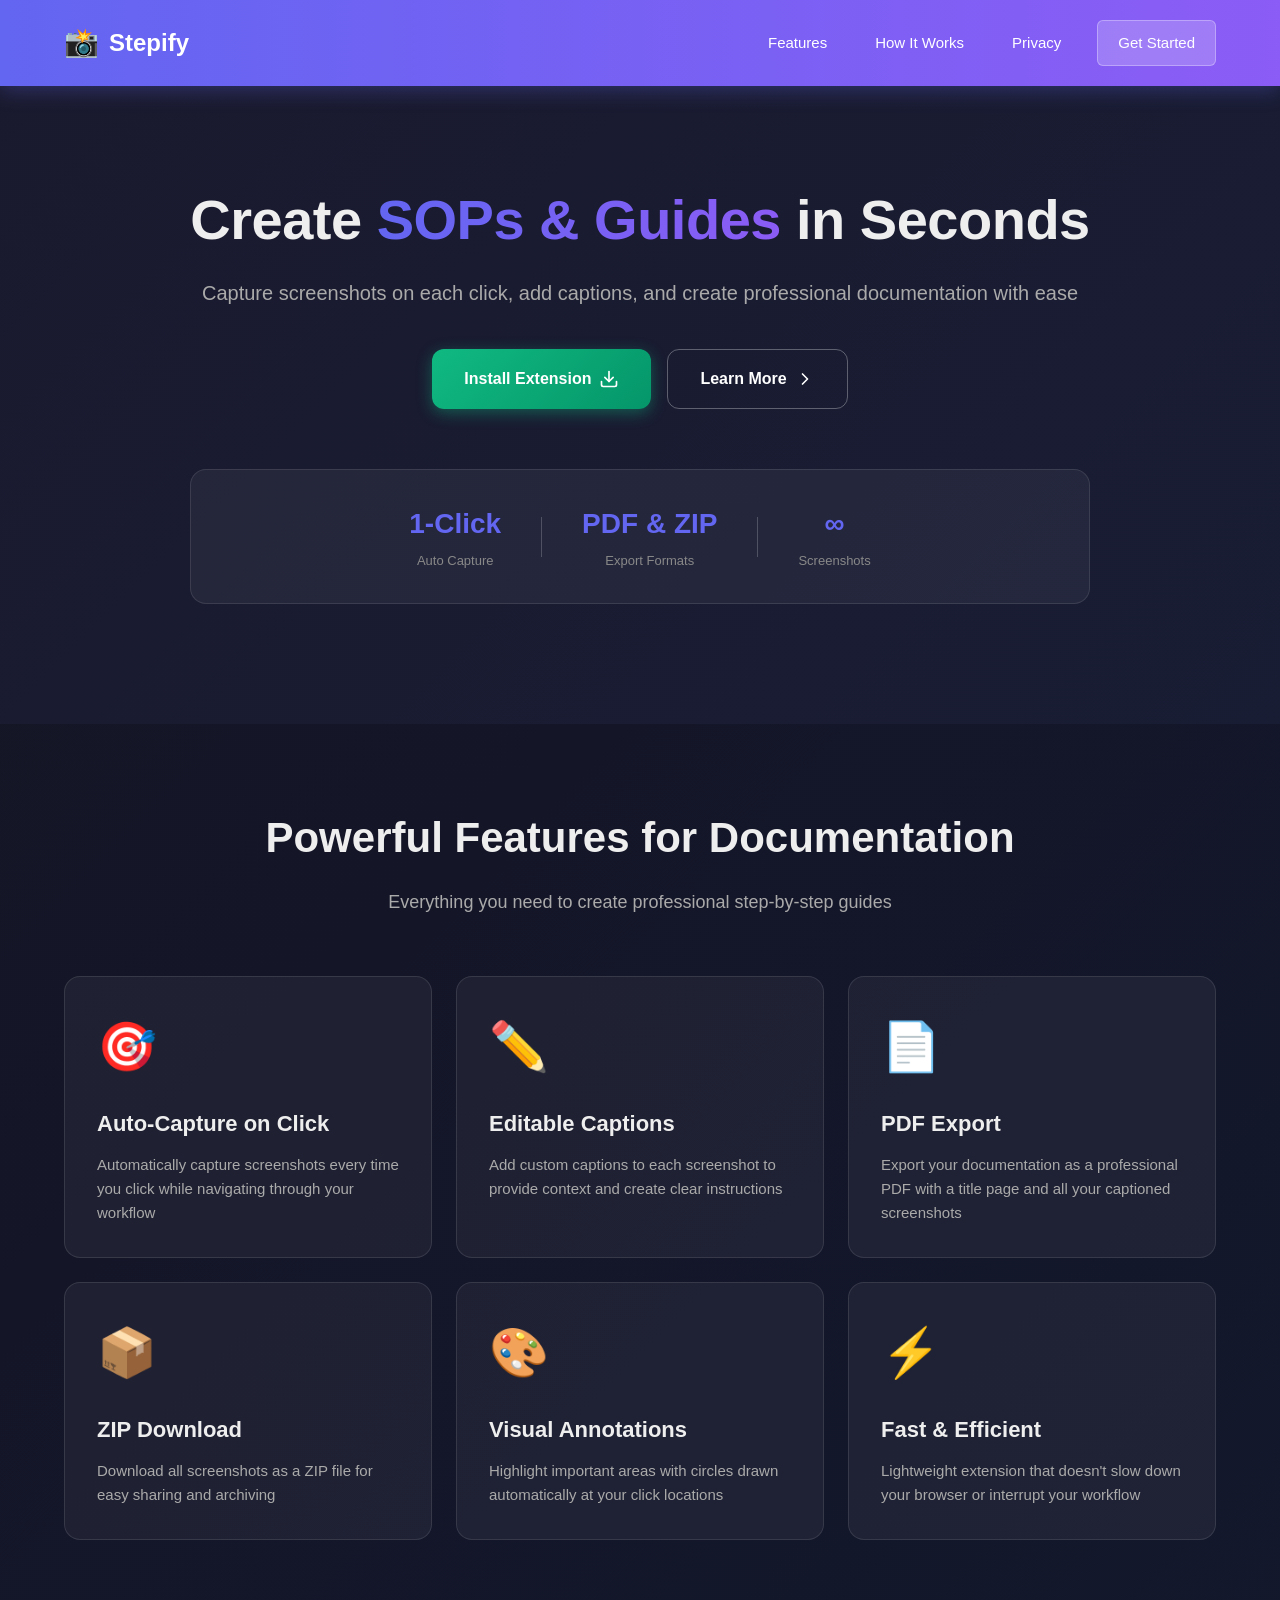
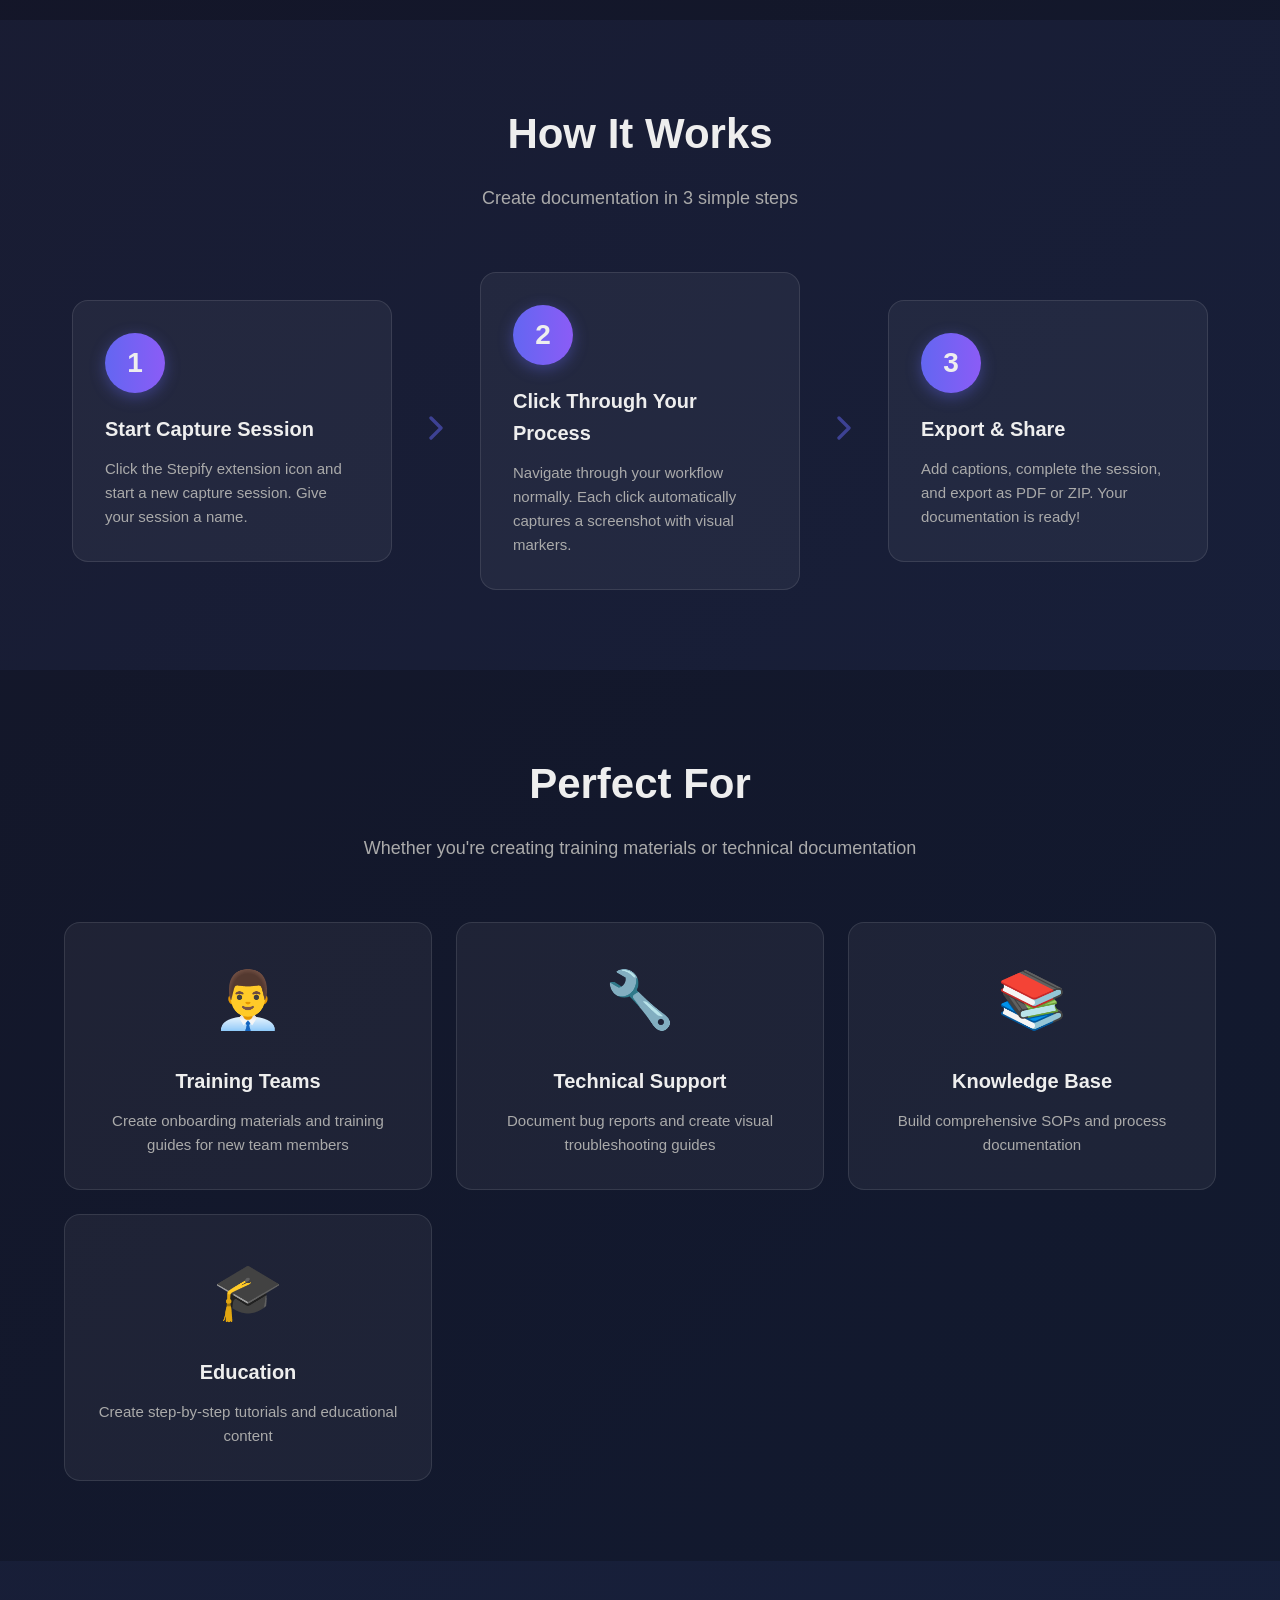
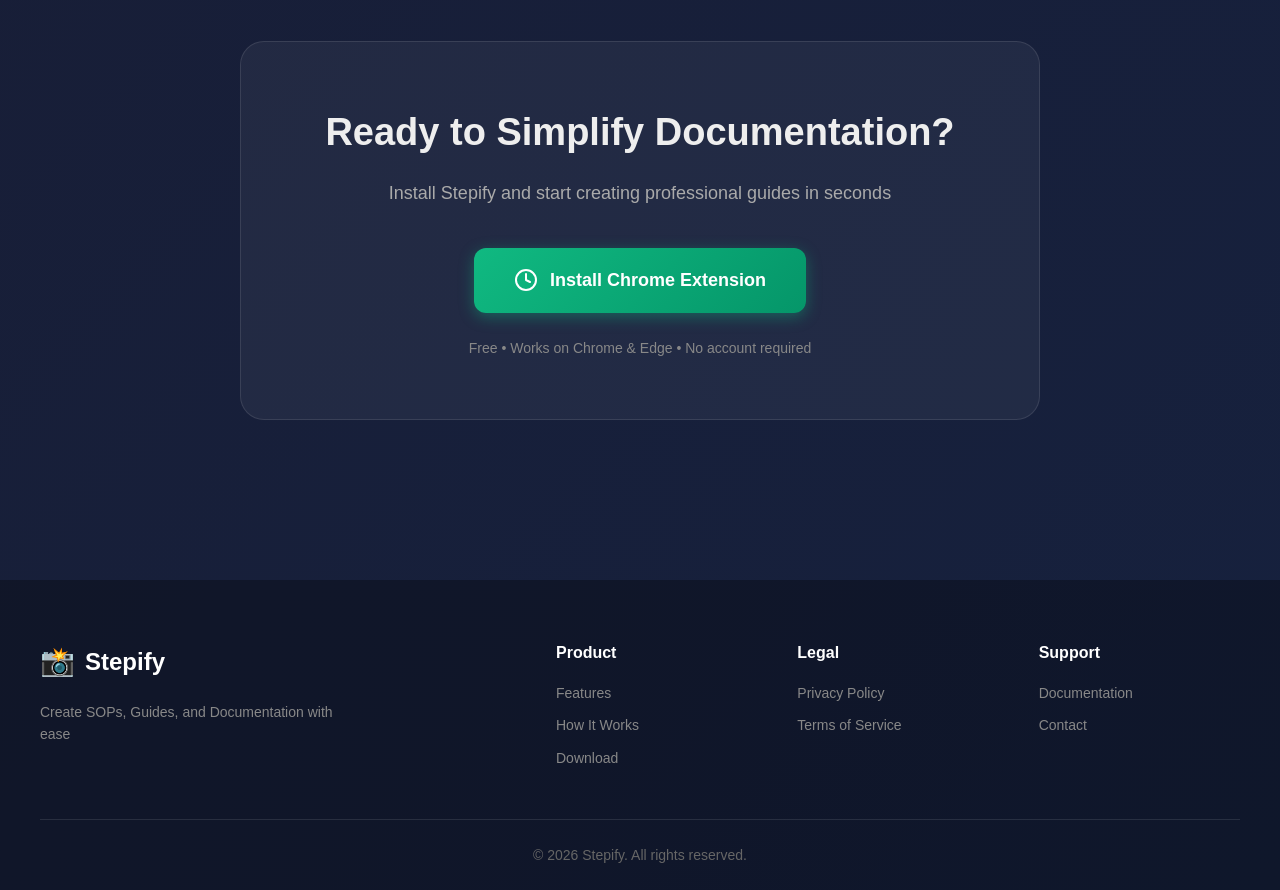
<file: index.html>
<!DOCTYPE html>
<html lang="en">

<head>
    <meta charset="UTF-8">
    <meta name="viewport" content="width=device-width, initial-scale=1.0">
    <title>Stepify - SOPs, Guides, and Documentation</title>
    <meta name="description"
        content="Capture screenshots on each click, add captions, and create SOPs, Guides, and Documentation with ease">
    <link rel="stylesheet" href="styles.css">
</head>

<body>
    <!-- Header -->
    <header class="header">
        <nav class="nav-container">
            <div class="logo">
                <span class="logo-icon">📸</span>
                <span class="logo-text">Stepify</span>
            </div>
            <div class="nav-links">
                <a href="#features">Features</a>
                <a href="#how-it-works">How It Works</a>
                <a href="privacy.html">Privacy</a>
                <a href="#download" class="btn-primary">Get Started</a>
            </div>
        </nav>
    </header>

    <!-- Hero Section -->
    <section class="hero">
        <div class="hero-content">
            <h1 class="hero-title">Create <span class="gradient-text">SOPs & Guides</span> in Seconds</h1>
            <p class="hero-subtitle">Capture screenshots on each click, add captions, and create professional
                documentation with ease</p>
            <div class="hero-buttons">
                <a href="https://chromewebstore.google.com/detail/pdahkmnifnogdpahdghccagaildcllbe" class="btn-hero">
                    <span>Install Extension</span>
                    <svg xmlns="http://www.w3.org/2000/svg" width="20" height="20" viewBox="0 0 24 24" fill="none"
                        stroke="currentColor" stroke-width="2" stroke-linecap="round" stroke-linejoin="round">
                        <path d="M21 15v4a2 2 0 0 1-2 2H5a2 2 0 0 1-2-2v-4"></path>
                        <polyline points="7 10 12 15 17 10"></polyline>
                        <line x1="12" y1="15" x2="12" y2="3"></line>
                    </svg>
                </a>
                <a href="#how-it-works" class="btn-secondary">
                    <span>Learn More</span>
                    <svg xmlns="http://www.w3.org/2000/svg" width="20" height="20" viewBox="0 0 24 24" fill="none"
                        stroke="currentColor" stroke-width="2" stroke-linecap="round" stroke-linejoin="round">
                        <polyline points="9 18 15 12 9 6"></polyline>
                    </svg>
                </a>
            </div>
            <div class="hero-stats">
                <div class="stat-item">
                    <div class="stat-number">1-Click</div>
                    <div class="stat-label">Auto Capture</div>
                </div>
                <div class="stat-divider"></div>
                <div class="stat-item">
                    <div class="stat-number">PDF & ZIP</div>
                    <div class="stat-label">Export Formats</div>
                </div>
                <div class="stat-divider"></div>
                <div class="stat-item">
                    <div class="stat-number">∞</div>
                    <div class="stat-label">Screenshots</div>
                </div>
            </div>
        </div>
    </section>

    <!-- Features Section -->
    <section id="features" class="features">
        <div class="section-container">
            <h2 class="section-title">Powerful Features for Documentation</h2>
            <p class="section-subtitle">Everything you need to create professional step-by-step guides</p>

            <div class="features-grid">
                <div class="feature-card">
                    <div class="feature-icon">🎯</div>
                    <h3>Auto-Capture on Click</h3>
                    <p>Automatically capture screenshots every time you click while navigating through your workflow</p>
                </div>

                <div class="feature-card">
                    <div class="feature-icon">✏️</div>
                    <h3>Editable Captions</h3>
                    <p>Add custom captions to each screenshot to provide context and create clear instructions</p>
                </div>

                <div class="feature-card">
                    <div class="feature-icon">📄</div>
                    <h3>PDF Export</h3>
                    <p>Export your documentation as a professional PDF with a title page and all your captioned
                        screenshots</p>
                </div>

                <div class="feature-card">
                    <div class="feature-icon">📦</div>
                    <h3>ZIP Download</h3>
                    <p>Download all screenshots as a ZIP file for easy sharing and archiving</p>
                </div>

                <div class="feature-card">
                    <div class="feature-icon">🎨</div>
                    <h3>Visual Annotations</h3>
                    <p>Highlight important areas with circles drawn automatically at your click locations</p>
                </div>

                <div class="feature-card">
                    <div class="feature-icon">⚡</div>
                    <h3>Fast & Efficient</h3>
                    <p>Lightweight extension that doesn't slow down your browser or interrupt your workflow</p>
                </div>
            </div>
        </div>
    </section>

    <!-- How It Works Section -->
    <section id="how-it-works" class="how-it-works">
        <div class="section-container">
            <h2 class="section-title">How It Works</h2>
            <p class="section-subtitle">Create documentation in 3 simple steps</p>

            <div class="steps-container">
                <div class="step-card">
                    <div class="step-number">1</div>
                    <div class="step-content">
                        <h3>Start Capture Session</h3>
                        <p>Click the Stepify extension icon and start a new capture session. Give your session a name.
                        </p>
                    </div>
                </div>

                <div class="step-arrow">
                    <svg xmlns="http://www.w3.org/2000/svg" width="40" height="40" viewBox="0 0 24 24" fill="none"
                        stroke="currentColor" stroke-width="2" stroke-linecap="round" stroke-linejoin="round">
                        <polyline points="9 18 15 12 9 6"></polyline>
                    </svg>
                </div>

                <div class="step-card">
                    <div class="step-number">2</div>
                    <div class="step-content">
                        <h3>Click Through Your Process</h3>
                        <p>Navigate through your workflow normally. Each click automatically captures a screenshot with
                            visual markers.</p>
                    </div>
                </div>

                <div class="step-arrow">
                    <svg xmlns="http://www.w3.org/2000/svg" width="40" height="40" viewBox="0 0 24 24" fill="none"
                        stroke="currentColor" stroke-width="2" stroke-linecap="round" stroke-linejoin="round">
                        <polyline points="9 18 15 12 9 6"></polyline>
                    </svg>
                </div>

                <div class="step-card">
                    <div class="step-number">3</div>
                    <div class="step-content">
                        <h3>Export & Share</h3>
                        <p>Add captions, complete the session, and export as PDF or ZIP. Your documentation is ready!
                        </p>
                    </div>
                </div>
            </div>
        </div>
    </section>

    <!-- Use Cases Section -->
    <section class="use-cases">
        <div class="section-container">
            <h2 class="section-title">Perfect For</h2>
            <p class="section-subtitle">Whether you're creating training materials or technical documentation</p>

            <div class="use-cases-grid">
                <div class="use-case-card">
                    <div class="use-case-icon">👨‍💼</div>
                    <h3>Training Teams</h3>
                    <p>Create onboarding materials and training guides for new team members</p>
                </div>

                <div class="use-case-card">
                    <div class="use-case-icon">🔧</div>
                    <h3>Technical Support</h3>
                    <p>Document bug reports and create visual troubleshooting guides</p>
                </div>

                <div class="use-case-card">
                    <div class="use-case-icon">📚</div>
                    <h3>Knowledge Base</h3>
                    <p>Build comprehensive SOPs and process documentation</p>
                </div>

                <div class="use-case-card">
                    <div class="use-case-icon">🎓</div>
                    <h3>Education</h3>
                    <p>Create step-by-step tutorials and educational content</p>
                </div>
            </div>
        </div>
    </section>

    <!-- Download Section -->
    <section id="download" class="download">
        <div class="download-container">
            <h2 class="download-title">Ready to Simplify Documentation?</h2>
            <p class="download-subtitle">Install Stepify and start creating professional guides in seconds</p>
            <a href="https://chromewebstore.google.com/detail/pdahkmnifnogdpahdghccagaildcllbe" class="btn-download">
                <svg xmlns="http://www.w3.org/2000/svg" width="24" height="24" viewBox="0 0 24 24" fill="none"
                    stroke="currentColor" stroke-width="2" stroke-linecap="round" stroke-linejoin="round">
                    <circle cx="12" cy="12" r="10"></circle>
                    <path d="M12 6v6l4 2"></path>
                </svg>
                <span>Install Chrome Extension</span>
            </a>
            <p class="download-note">Free • Works on Chrome & Edge • No account required</p>
        </div>
    </section>

    <!-- Footer -->
    <footer class="footer">
        <div class="footer-container">
            <div class="footer-brand">
                <div class="logo">
                    <span class="logo-icon">📸</span>
                    <span class="logo-text">Stepify</span>
                </div>
                <p class="footer-description">Create SOPs, Guides, and Documentation with ease</p>
            </div>
            <div class="footer-links">
                <div class="footer-column">
                    <h4>Product</h4>
                    <a href="#features">Features</a>
                    <a href="#how-it-works">How It Works</a>
                    <a href="#download">Download</a>
                </div>
                <div class="footer-column">
                    <h4>Legal</h4>
                    <a href="privacy.html">Privacy Policy</a>
                    <a href="#">Terms of Service</a>
                </div>
                <div class="footer-column">
                    <h4>Support</h4>
                    <a href="#">Documentation</a>
                    <a href="#">Contact</a>
                </div>
            </div>
        </div>
        <div class="footer-bottom">
            <p>&copy; 2026 Stepify. All rights reserved.</p>
        </div>
    </footer>
</body>

</html>
</file>
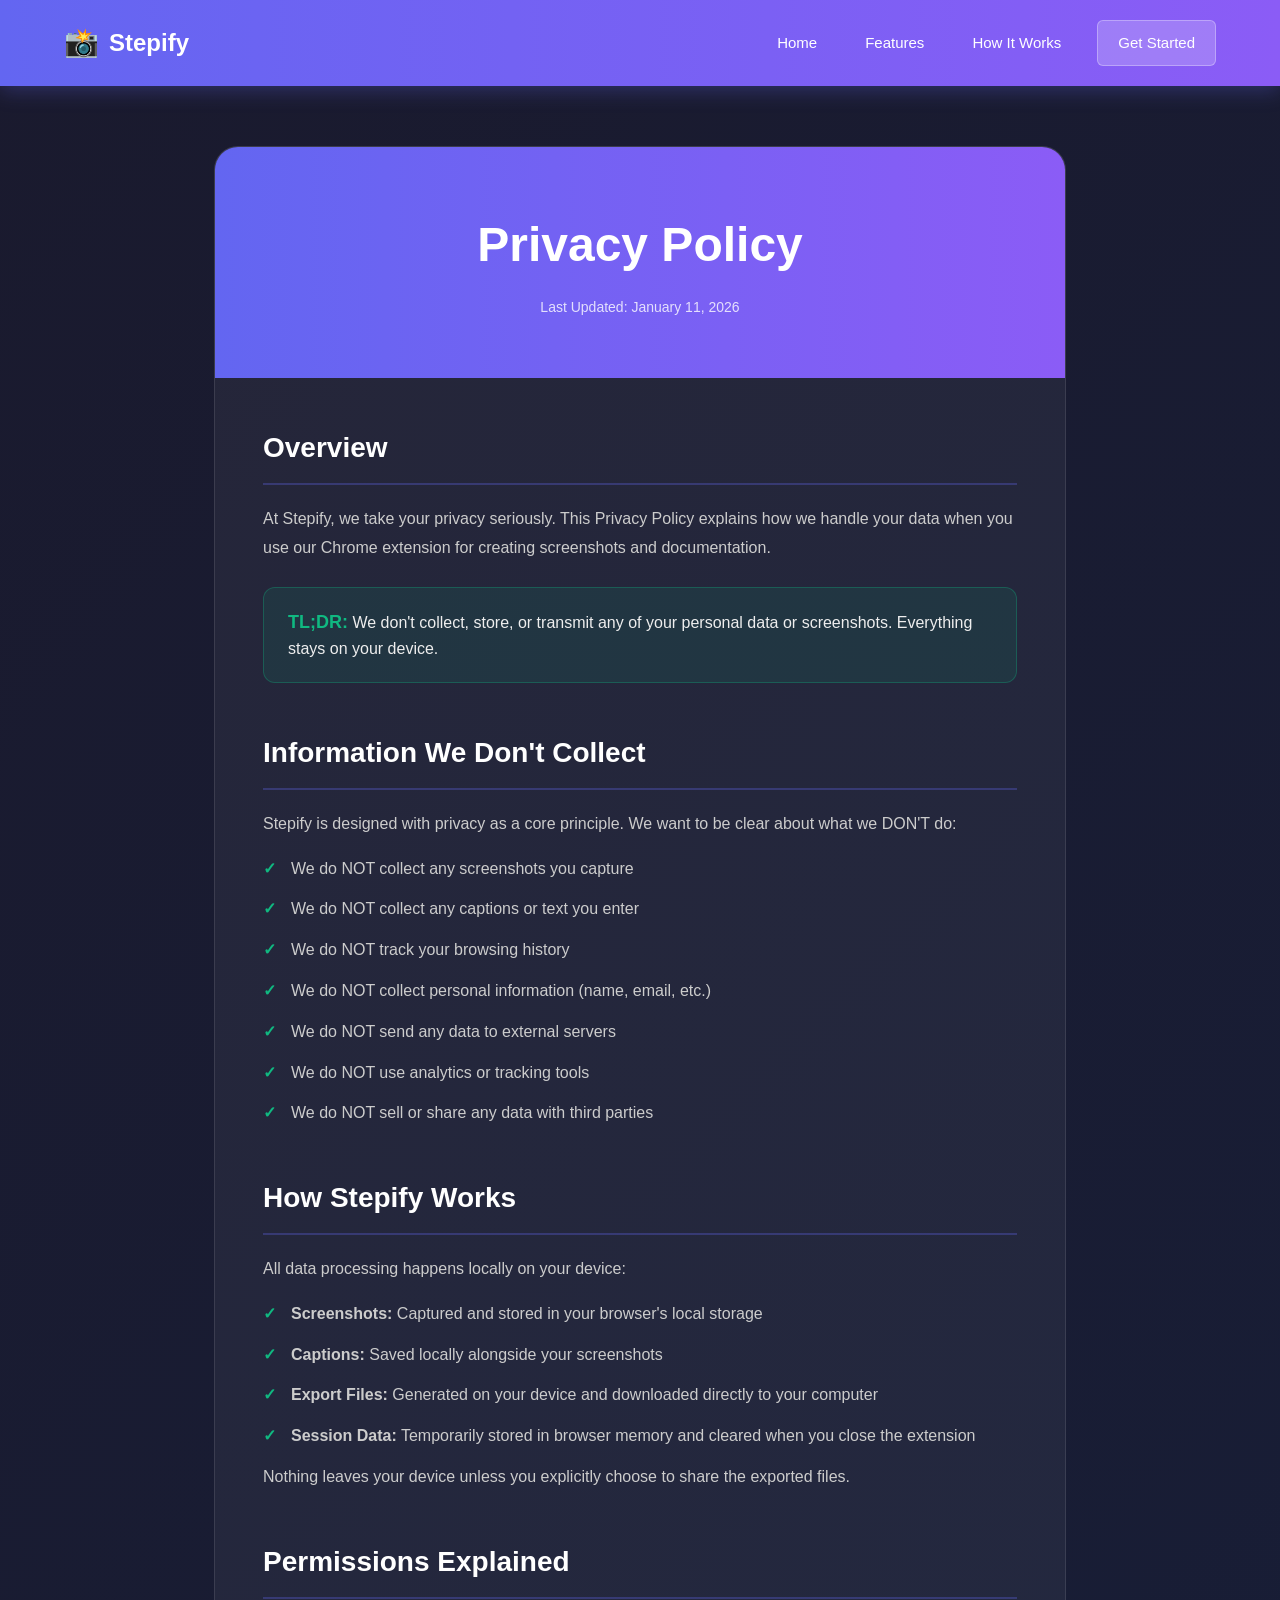
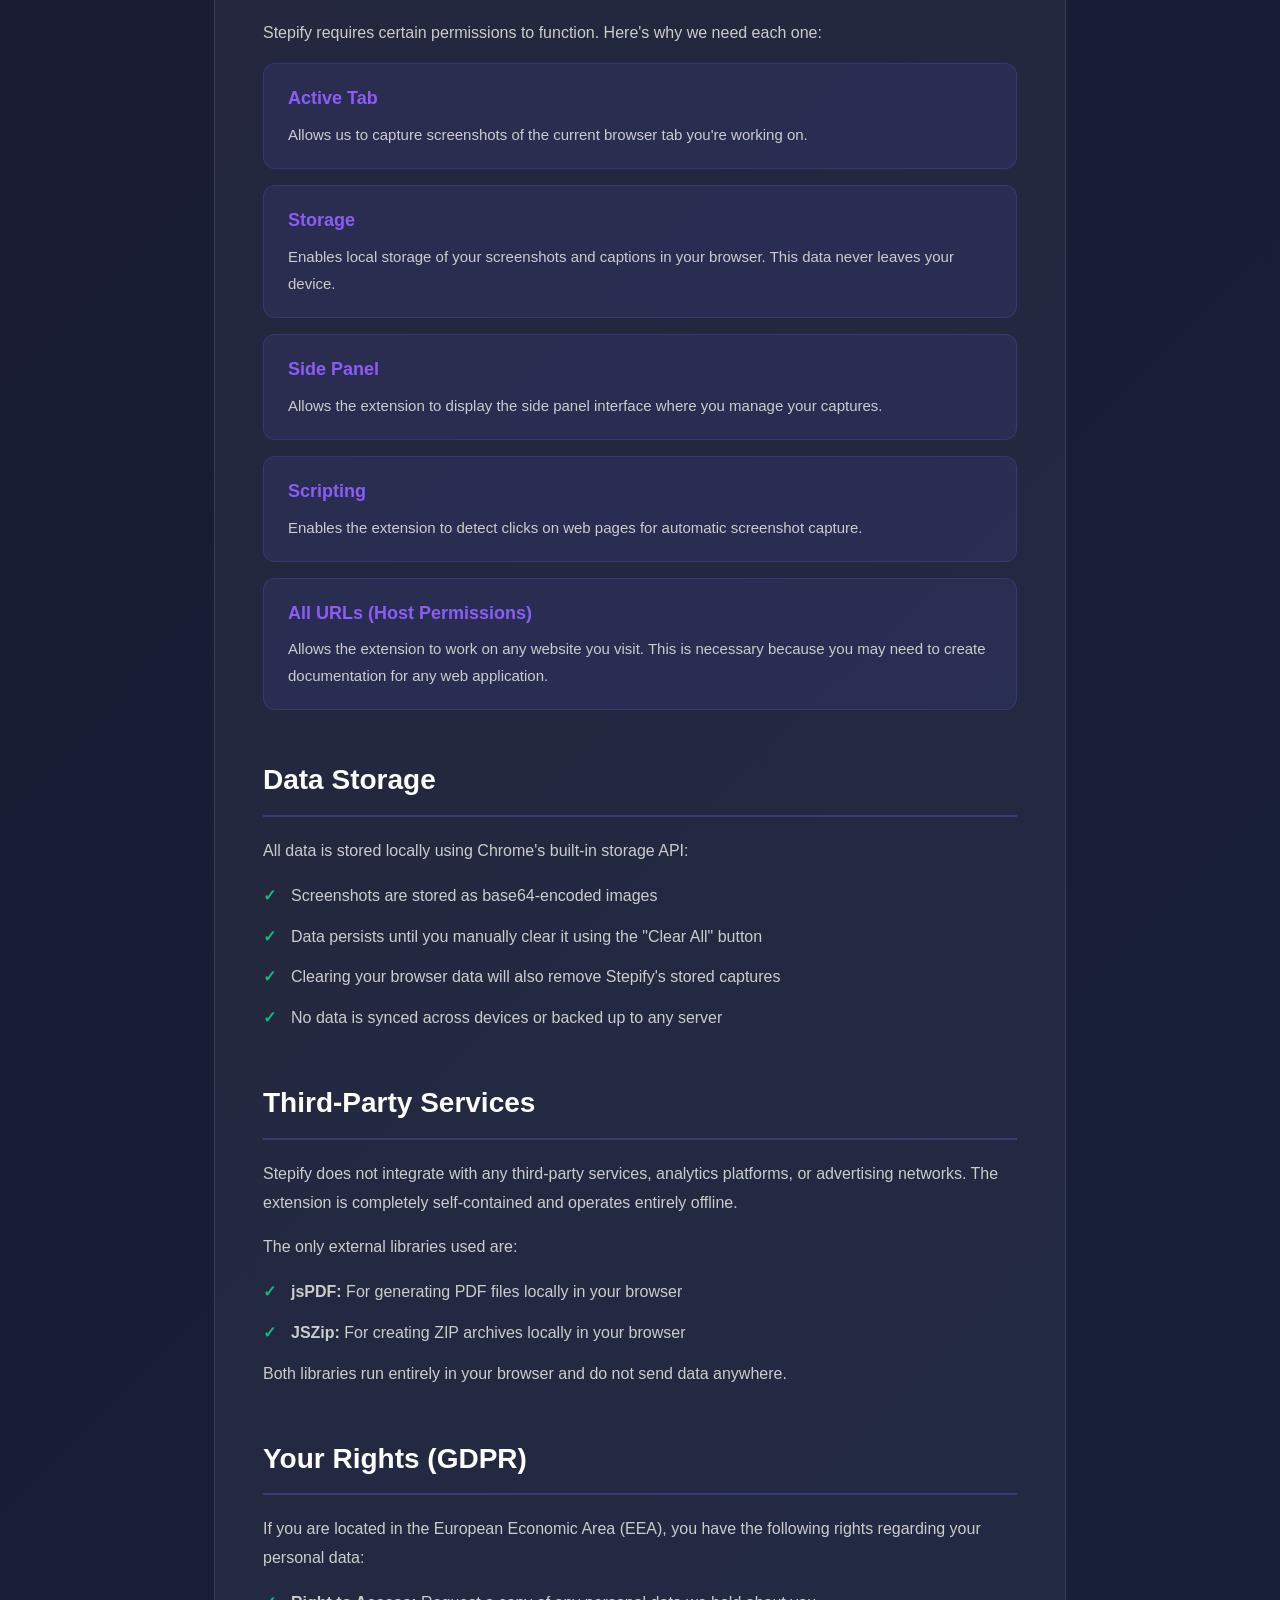
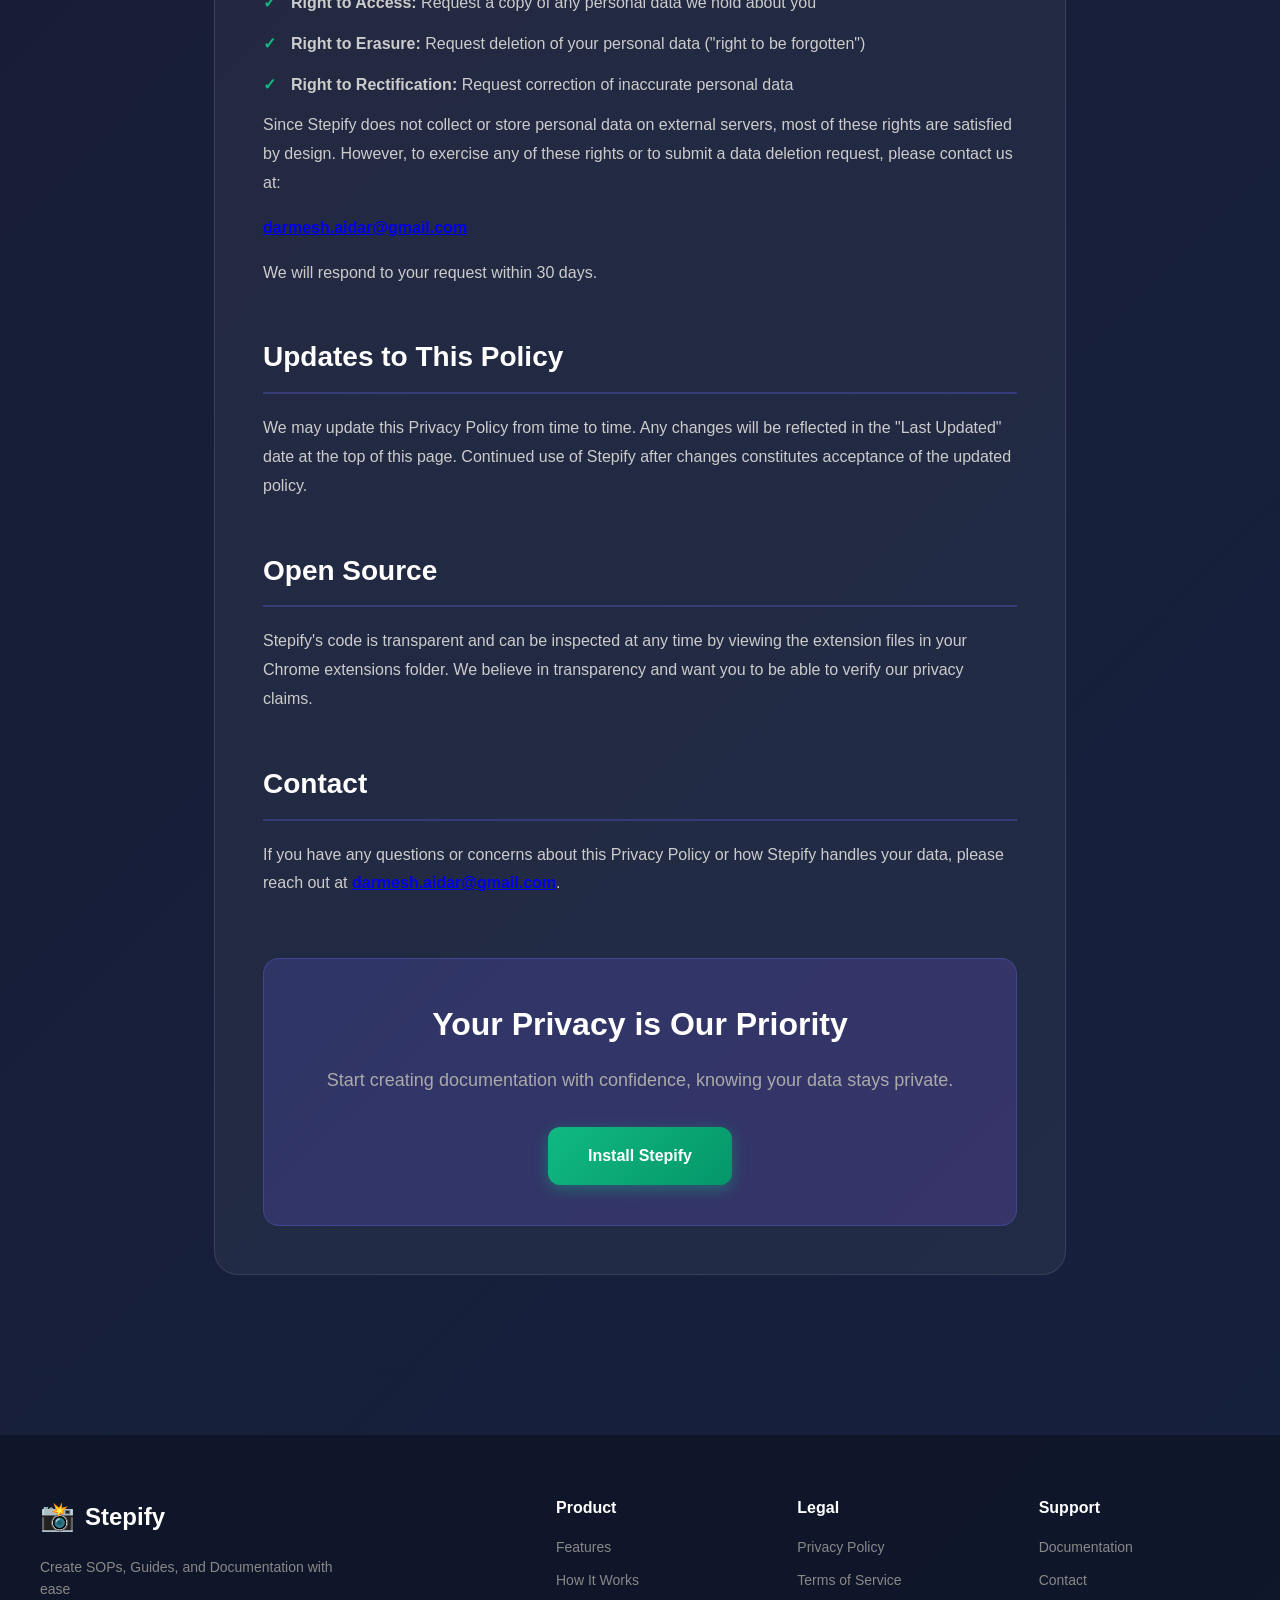
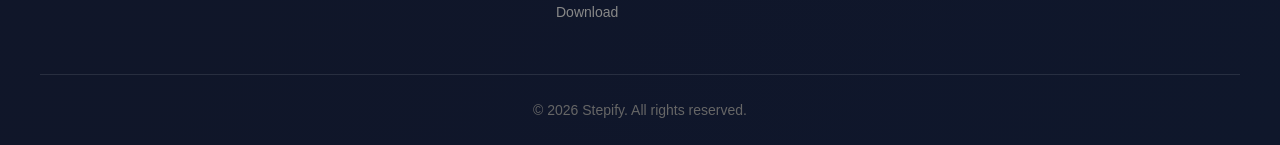
<file: privacy.html>
<!DOCTYPE html>
<html lang="en">

<head>
    <meta charset="UTF-8">
    <meta name="viewport" content="width=device-width, initial-scale=1.0">
    <title>Privacy Policy - Stepify</title>
    <meta name="description" content="Privacy Policy for Stepify - Learn how we handle your data">
    <link rel="stylesheet" href="styles.css">
    <link rel="stylesheet" href="privacy.css">
</head>

<body>
    <!-- Header -->
    <header class="header">
        <nav class="nav-container">
            <div class="logo">
                <span class="logo-icon">📸</span>
                <span class="logo-text">Stepify</span>
            </div>
            <div class="nav-links">
                <a href="index.html">Home</a>
                <a href="index.html#features">Features</a>
                <a href="index.html#how-it-works">How It Works</a>
                <a href="index.html#download" class="btn-primary">Get Started</a>
            </div>
        </nav>
    </header>

    <!-- Privacy Policy Content -->
    <main class="privacy-content">
        <div class="privacy-container">
            <div class="privacy-header">
                <h1>Privacy Policy</h1>
                <p class="last-updated">Last Updated: January 11, 2026</p>
            </div>

            <div class="privacy-body">
                <section class="privacy-section">
                    <h2>Overview</h2>
                    <p>At Stepify, we take your privacy seriously. This Privacy Policy explains how we handle your data
                        when you use our Chrome extension for creating screenshots and documentation.</p>
                    <div class="highlight-box">
                        <strong>TL;DR:</strong> We don't collect, store, or transmit any of your personal data or
                        screenshots. Everything stays on your device.
                    </div>
                </section>

                <section class="privacy-section">
                    <h2>Information We Don't Collect</h2>
                    <p>Stepify is designed with privacy as a core principle. We want to be clear about what we DON'T do:
                    </p>
                    <ul>
                        <li>We do NOT collect any screenshots you capture</li>
                        <li>We do NOT collect any captions or text you enter</li>
                        <li>We do NOT track your browsing history</li>
                        <li>We do NOT collect personal information (name, email, etc.)</li>
                        <li>We do NOT send any data to external servers</li>
                        <li>We do NOT use analytics or tracking tools</li>
                        <li>We do NOT sell or share any data with third parties</li>
                    </ul>
                </section>

                <section class="privacy-section">
                    <h2>How Stepify Works</h2>
                    <p>All data processing happens locally on your device:</p>
                    <ul>
                        <li><strong>Screenshots:</strong> Captured and stored in your browser's local storage</li>
                        <li><strong>Captions:</strong> Saved locally alongside your screenshots</li>
                        <li><strong>Export Files:</strong> Generated on your device and downloaded directly to your
                            computer</li>
                        <li><strong>Session Data:</strong> Temporarily stored in browser memory and cleared when you
                            close the extension</li>
                    </ul>
                    <p>Nothing leaves your device unless you explicitly choose to share the exported files.</p>
                </section>

                <section class="privacy-section">
                    <h2>Permissions Explained</h2>
                    <p>Stepify requires certain permissions to function. Here's why we need each one:</p>

                    <div class="permission-item">
                        <h3>Active Tab</h3>
                        <p>Allows us to capture screenshots of the current browser tab you're working on.</p>
                    </div>

                    <div class="permission-item">
                        <h3>Storage</h3>
                        <p>Enables local storage of your screenshots and captions in your browser. This data never
                            leaves your device.</p>
                    </div>

                    <div class="permission-item">
                        <h3>Side Panel</h3>
                        <p>Allows the extension to display the side panel interface where you manage your captures.</p>
                    </div>

                    <div class="permission-item">
                        <h3>Scripting</h3>
                        <p>Enables the extension to detect clicks on web pages for automatic screenshot capture.</p>
                    </div>

                    <div class="permission-item">
                        <h3>All URLs (Host Permissions)</h3>
                        <p>Allows the extension to work on any website you visit. This is necessary because you may need
                            to create documentation for any web application.</p>
                    </div>
                </section>

                <section class="privacy-section">
                    <h2>Data Storage</h2>
                    <p>All data is stored locally using Chrome's built-in storage API:</p>
                    <ul>
                        <li>Screenshots are stored as base64-encoded images</li>
                        <li>Data persists until you manually clear it using the "Clear All" button</li>
                        <li>Clearing your browser data will also remove Stepify's stored captures</li>
                        <li>No data is synced across devices or backed up to any server</li>
                    </ul>
                </section>

                <section class="privacy-section">
                    <h2>Third-Party Services</h2>
                    <p>Stepify does not integrate with any third-party services, analytics platforms, or advertising
                        networks. The extension is completely self-contained and operates entirely offline.</p>
                    <p>The only external libraries used are:</p>
                    <ul>
                        <li><strong>jsPDF:</strong> For generating PDF files locally in your browser</li>
                        <li><strong>JSZip:</strong> For creating ZIP archives locally in your browser</li>
                    </ul>
                    <p>Both libraries run entirely in your browser and do not send data anywhere.</p>
                </section>

                <section class="privacy-section">
                    <h2>Your Rights (GDPR)</h2>
                    <p>If you are located in the European Economic Area (EEA), you have the following rights regarding your personal data:</p>
                    <ul>
                        <li><strong>Right to Access:</strong> Request a copy of any personal data we hold about you</li>
                        <li><strong>Right to Erasure:</strong> Request deletion of your personal data ("right to be forgotten")</li>
                        <li><strong>Right to Rectification:</strong> Request correction of inaccurate personal data</li>
                    </ul>
                    <p>Since Stepify does not collect or store personal data on external servers, most of these rights are satisfied by design. However, to exercise any of these rights or to submit a data deletion request, please contact us at:</p>
                    <p><strong><a href="mailto:darmesh.aidar@gmail.com">darmesh.aidar@gmail.com</a></strong></p>
                    <p>We will respond to your request within 30 days.</p>
                </section>

                <section class="privacy-section">
                    <h2>Updates to This Policy</h2>
                    <p>We may update this Privacy Policy from time to time. Any changes will be reflected in the "Last
                        Updated" date at the top of this page. Continued use of Stepify after changes constitutes
                        acceptance of the updated policy.</p>
                </section>

                <section class="privacy-section">
                    <h2>Open Source</h2>
                    <p>Stepify's code is transparent and can be inspected at any time by viewing the extension files in
                        your Chrome extensions folder. We believe in transparency and want you to be able to verify our
                        privacy claims.</p>
                </section>

                <section class="privacy-section">
                    <h2>Contact</h2>
                    <p>If you have any questions or concerns about this Privacy Policy or how Stepify handles your data,
                        please reach out at <strong><a href="mailto:darmesh.aidar@gmail.com">darmesh.aidar@gmail.com</a></strong>.</p>
                </section>

                <div class="privacy-footer-cta">
                    <h2>Your Privacy is Our Priority</h2>
                    <p>Start creating documentation with confidence, knowing your data stays private.</p>
                    <a href="index.html#download" class="btn-download">
                        <span>Install Stepify</span>
                    </a>
                </div>
            </div>
        </div>
    </main>

    <!-- Footer -->
    <footer class="footer">
        <div class="footer-container">
            <div class="footer-brand">
                <div class="logo">
                    <span class="logo-icon">📸</span>
                    <span class="logo-text">Stepify</span>
                </div>
                <p class="footer-description">Create SOPs, Guides, and Documentation with ease</p>
            </div>
            <div class="footer-links">
                <div class="footer-column">
                    <h4>Product</h4>
                    <a href="index.html#features">Features</a>
                    <a href="index.html#how-it-works">How It Works</a>
                    <a href="index.html#download">Download</a>
                </div>
                <div class="footer-column">
                    <h4>Legal</h4>
                    <a href="privacy.html">Privacy Policy</a>
                    <a href="#">Terms of Service</a>
                </div>
                <div class="footer-column">
                    <h4>Support</h4>
                    <a href="#">Documentation</a>
                    <a href="#">Contact</a>
                </div>
            </div>
        </div>
        <div class="footer-bottom">
            <p>&copy; 2026 Stepify. All rights reserved.</p>
        </div>
    </footer>
</body>

</html>
</file>
<file: styles.css>
* {
    margin: 0;
    padding: 0;
    box-sizing: border-box;
}

:root {
    --gradient-primary: linear-gradient(135deg, #1a1a2e 0%, #16213e 100%);
    --gradient-header: linear-gradient(90deg, #6366f1 0%, #8b5cf6 100%);
    --gradient-button: linear-gradient(135deg, #10b981 0%, #059669 100%);
    --gradient-warning: linear-gradient(135deg, #f59e0b 0%, #d97706 100%);
    --color-primary: #6366f1;
    --color-secondary: #8b5cf6;
    --color-success: #10b981;
    --color-warning: #f59e0b;
    --color-danger: #ef4444;
    --color-text: #eee;
    --color-text-muted: #888;
    --color-bg-dark: #1a1a2e;
    --color-bg-card: rgba(255, 255, 255, 0.05);
}

html {
    scroll-behavior: smooth;
}

body {
    font-family: 'Segoe UI', Tahoma, Geneva, Verdana, sans-serif;
    background: var(--gradient-primary);
    color: var(--color-text);
    line-height: 1.6;
    min-height: 100vh;
}

/* Header & Navigation */
.header {
    background: var(--gradient-header);
    padding: 20px 0;
    position: sticky;
    top: 0;
    z-index: 1000;
    box-shadow: 0 4px 20px rgba(99, 102, 241, 0.3);
}

.nav-container {
    max-width: 1200px;
    margin: 0 auto;
    padding: 0 24px;
    display: flex;
    justify-content: space-between;
    align-items: center;
}

.logo {
    display: flex;
    align-items: center;
    gap: 10px;
    font-size: 24px;
    font-weight: 600;
    color: white;
}

.logo-icon {
    font-size: 28px;
}

.nav-links {
    display: flex;
    align-items: center;
    gap: 24px;
}

.nav-links a {
    color: white;
    text-decoration: none;
    font-size: 15px;
    font-weight: 500;
    transition: all 0.2s ease;
    padding: 8px 12px;
    border-radius: 6px;
}

.nav-links a:hover {
    background: rgba(255, 255, 255, 0.15);
}

.btn-primary {
    background: rgba(255, 255, 255, 0.2) !important;
    border: 1px solid rgba(255, 255, 255, 0.3);
    padding: 10px 20px !important;
}

.btn-primary:hover {
    background: rgba(255, 255, 255, 0.3) !important;
    transform: translateY(-2px);
}

/* Hero Section */
.hero {
    max-width: 1200px;
    margin: 0 auto;
    padding: 100px 24px 120px;
    text-align: center;
}

.hero-content {
    max-width: 900px;
    margin: 0 auto;
}

.hero-title {
    font-size: 56px;
    font-weight: 700;
    line-height: 1.2;
    margin-bottom: 24px;
    letter-spacing: -0.5px;
}

.gradient-text {
    background: var(--gradient-header);
    -webkit-background-clip: text;
    -webkit-text-fill-color: transparent;
    background-clip: text;
}

.hero-subtitle {
    font-size: 20px;
    color: #aaa;
    margin-bottom: 40px;
    line-height: 1.6;
}

.hero-buttons {
    display: flex;
    justify-content: center;
    gap: 16px;
    margin-bottom: 60px;
}

.btn-hero {
    background: var(--gradient-button);
    color: white;
    text-decoration: none;
    padding: 16px 32px;
    border-radius: 12px;
    font-size: 16px;
    font-weight: 600;
    display: inline-flex;
    align-items: center;
    gap: 8px;
    transition: all 0.3s ease;
    box-shadow: 0 4px 15px rgba(16, 185, 129, 0.4);
}

.btn-hero:hover {
    background: linear-gradient(135deg, #059669 0%, #047857 100%);
    transform: translateY(-3px);
    box-shadow: 0 6px 20px rgba(16, 185, 129, 0.5);
}

.btn-secondary {
    background: transparent;
    color: white;
    text-decoration: none;
    padding: 16px 32px;
    border-radius: 12px;
    font-size: 16px;
    font-weight: 600;
    display: inline-flex;
    align-items: center;
    gap: 8px;
    border: 1px solid rgba(255, 255, 255, 0.3);
    transition: all 0.3s ease;
}

.btn-secondary:hover {
    background: rgba(255, 255, 255, 0.1);
    transform: translateY(-3px);
}

.hero-stats {
    display: flex;
    justify-content: center;
    align-items: center;
    gap: 40px;
    padding: 32px;
    background: rgba(255, 255, 255, 0.05);
    border-radius: 16px;
    border: 1px solid rgba(255, 255, 255, 0.1);
}

.stat-item {
    text-align: center;
}

.stat-number {
    font-size: 28px;
    font-weight: 700;
    color: var(--color-primary);
    margin-bottom: 4px;
}

.stat-label {
    font-size: 13px;
    color: #888;
}

.stat-divider {
    width: 1px;
    height: 40px;
    background: rgba(255, 255, 255, 0.2);
}

/* Section Styling */
.section-container {
    max-width: 1200px;
    margin: 0 auto;
    padding: 80px 24px;
}

.section-title {
    font-size: 42px;
    font-weight: 700;
    text-align: center;
    margin-bottom: 16px;
}

.section-subtitle {
    font-size: 18px;
    color: #aaa;
    text-align: center;
    margin-bottom: 60px;
}

/* Features Section */
.features {
    background: rgba(0, 0, 0, 0.2);
}

.features-grid {
    display: grid;
    grid-template-columns: repeat(auto-fit, minmax(320px, 1fr));
    gap: 24px;
}

.feature-card {
    background: var(--color-bg-card);
    padding: 32px;
    border-radius: 16px;
    border: 1px solid rgba(255, 255, 255, 0.1);
    transition: all 0.3s ease;
}

.feature-card:hover {
    transform: translateY(-5px);
    box-shadow: 0 12px 30px rgba(99, 102, 241, 0.3);
    border-color: rgba(99, 102, 241, 0.5);
}

.feature-icon {
    font-size: 48px;
    margin-bottom: 20px;
}

.feature-card h3 {
    font-size: 22px;
    font-weight: 600;
    margin-bottom: 12px;
}

.feature-card p {
    font-size: 15px;
    color: #aaa;
    line-height: 1.6;
}

/* How It Works Section */
.steps-container {
    display: flex;
    justify-content: center;
    align-items: center;
    gap: 24px;
    flex-wrap: wrap;
}

.step-card {
    background: var(--color-bg-card);
    padding: 32px;
    border-radius: 16px;
    border: 1px solid rgba(255, 255, 255, 0.1);
    flex: 1;
    min-width: 250px;
    max-width: 320px;
    position: relative;
}

.step-number {
    width: 60px;
    height: 60px;
    background: var(--gradient-header);
    border-radius: 50%;
    display: flex;
    align-items: center;
    justify-content: center;
    font-size: 28px;
    font-weight: 700;
    margin-bottom: 20px;
    box-shadow: 0 4px 15px rgba(99, 102, 241, 0.4);
}

.step-content h3 {
    font-size: 20px;
    font-weight: 600;
    margin-bottom: 12px;
}

.step-content p {
    font-size: 15px;
    color: #aaa;
    line-height: 1.6;
}

.step-arrow {
    color: var(--color-primary);
    opacity: 0.5;
}

/* Use Cases Section */
.use-cases {
    background: rgba(0, 0, 0, 0.2);
}

.use-cases-grid {
    display: grid;
    grid-template-columns: repeat(auto-fit, minmax(280px, 1fr));
    gap: 24px;
}

.use-case-card {
    background: var(--color-bg-card);
    padding: 32px;
    border-radius: 16px;
    border: 1px solid rgba(255, 255, 255, 0.1);
    text-align: center;
    transition: all 0.3s ease;
}

.use-case-card:hover {
    transform: translateY(-5px);
    border-color: rgba(99, 102, 241, 0.5);
}

.use-case-icon {
    font-size: 56px;
    margin-bottom: 20px;
}

.use-case-card h3 {
    font-size: 20px;
    font-weight: 600;
    margin-bottom: 12px;
}

.use-case-card p {
    font-size: 15px;
    color: #aaa;
    line-height: 1.6;
}

/* Download Section */
.download {
    padding: 80px 24px;
}

.download-container {
    max-width: 800px;
    margin: 0 auto;
    text-align: center;
    background: var(--color-bg-card);
    padding: 60px 40px;
    border-radius: 24px;
    border: 1px solid rgba(255, 255, 255, 0.1);
}

.download-title {
    font-size: 38px;
    font-weight: 700;
    margin-bottom: 16px;
}

.download-subtitle {
    font-size: 18px;
    color: #aaa;
    margin-bottom: 40px;
}

.btn-download {
    background: var(--gradient-button);
    color: white;
    text-decoration: none;
    padding: 18px 40px;
    border-radius: 12px;
    font-size: 18px;
    font-weight: 600;
    display: inline-flex;
    align-items: center;
    gap: 12px;
    transition: all 0.3s ease;
    box-shadow: 0 4px 15px rgba(16, 185, 129, 0.4);
}

.btn-download:hover {
    background: linear-gradient(135deg, #059669 0%, #047857 100%);
    transform: translateY(-3px);
    box-shadow: 0 6px 20px rgba(16, 185, 129, 0.5);
}

.download-note {
    margin-top: 24px;
    font-size: 14px;
    color: #888;
}

/* Footer */
.footer {
    background: rgba(0, 0, 0, 0.3);
    padding: 60px 24px 24px;
    margin-top: 80px;
}

.footer-container {
    max-width: 1200px;
    margin: 0 auto;
    display: grid;
    grid-template-columns: 2fr 3fr;
    gap: 60px;
    margin-bottom: 40px;
}

.footer-brand {
    display: flex;
    flex-direction: column;
    gap: 16px;
}

.footer-description {
    color: #888;
    font-size: 14px;
    max-width: 300px;
}

.footer-links {
    display: grid;
    grid-template-columns: repeat(3, 1fr);
    gap: 40px;
}

.footer-column h4 {
    font-size: 16px;
    font-weight: 600;
    margin-bottom: 16px;
    color: white;
}

.footer-column a {
    display: block;
    color: #888;
    text-decoration: none;
    font-size: 14px;
    margin-bottom: 10px;
    transition: color 0.2s ease;
}

.footer-column a:hover {
    color: var(--color-primary);
}

.footer-bottom {
    max-width: 1200px;
    margin: 0 auto;
    padding-top: 24px;
    border-top: 1px solid rgba(255, 255, 255, 0.1);
    text-align: center;
    color: #666;
    font-size: 14px;
}

/* Scrollbar Styling */
::-webkit-scrollbar {
    width: 10px;
}

::-webkit-scrollbar-track {
    background: rgba(255, 255, 255, 0.05);
}

::-webkit-scrollbar-thumb {
    background: rgba(99, 102, 241, 0.5);
    border-radius: 5px;
}

::-webkit-scrollbar-thumb:hover {
    background: rgba(99, 102, 241, 0.7);
}

/* Responsive Design */
@media (max-width: 768px) {
    .hero-title {
        font-size: 38px;
    }

    .hero-subtitle {
        font-size: 16px;
    }

    .hero-buttons {
        flex-direction: column;
        align-items: center;
    }

    .hero-stats {
        flex-direction: column;
        gap: 20px;
    }

    .stat-divider {
        width: 80%;
        height: 1px;
    }

    .section-title {
        font-size: 32px;
    }

    .nav-links {
        gap: 12px;
        font-size: 13px;
    }

    .logo-text {
        display: none;
    }

    .steps-container {
        flex-direction: column;
    }

    .step-arrow {
        transform: rotate(90deg);
    }

    .footer-container {
        grid-template-columns: 1fr;
        gap: 40px;
    }

    .footer-links {
        grid-template-columns: 1fr;
        gap: 30px;
    }
}
</file>
<file: privacy.css>
/* Privacy Page Specific Styles */

.privacy-content {
    max-width: 900px;
    margin: 0 auto;
    padding: 60px 24px 80px;
}

.privacy-container {
    background: rgba(255, 255, 255, 0.05);
    border-radius: 24px;
    border: 1px solid rgba(255, 255, 255, 0.1);
    overflow: hidden;
}

.privacy-header {
    background: linear-gradient(90deg, #6366f1 0%, #8b5cf6 100%);
    padding: 60px 48px;
    text-align: center;
}

.privacy-header h1 {
    font-size: 48px;
    font-weight: 700;
    margin-bottom: 12px;
    color: white;
}

.last-updated {
    font-size: 14px;
    color: rgba(255, 255, 255, 0.8);
}

.privacy-body {
    padding: 48px;
}

.privacy-section {
    margin-bottom: 48px;
}

.privacy-section:last-child {
    margin-bottom: 0;
}

.privacy-section h2 {
    font-size: 28px;
    font-weight: 600;
    margin-bottom: 20px;
    color: #fff;
    padding-bottom: 12px;
    border-bottom: 2px solid rgba(99, 102, 241, 0.3);
}

.privacy-section h3 {
    font-size: 20px;
    font-weight: 600;
    margin-bottom: 12px;
    color: #e0e0e0;
}

.privacy-section p {
    font-size: 16px;
    line-height: 1.8;
    color: #ccc;
    margin-bottom: 16px;
}

.privacy-section ul {
    list-style: none;
    padding-left: 0;
}

.privacy-section ul li {
    font-size: 16px;
    line-height: 1.8;
    color: #ccc;
    margin-bottom: 12px;
    padding-left: 28px;
    position: relative;
}

.privacy-section ul li::before {
    content: "✓";
    position: absolute;
    left: 0;
    color: #10b981;
    font-weight: 700;
}

.highlight-box {
    background: rgba(16, 185, 129, 0.1);
    border: 1px solid rgba(16, 185, 129, 0.3);
    border-radius: 12px;
    padding: 20px 24px;
    margin: 24px 0;
}

.highlight-box strong {
    color: #10b981;
    font-size: 18px;
}

.permission-item {
    background: rgba(99, 102, 241, 0.1);
    border: 1px solid rgba(99, 102, 241, 0.2);
    border-radius: 12px;
    padding: 20px 24px;
    margin-bottom: 16px;
}

.permission-item h3 {
    color: #8b5cf6;
    margin-bottom: 8px;
    font-size: 18px;
}

.permission-item p {
    margin-bottom: 0;
    font-size: 15px;
}

.privacy-footer-cta {
    background: linear-gradient(135deg, rgba(99, 102, 241, 0.2) 0%, rgba(139, 92, 246, 0.2) 100%);
    border: 1px solid rgba(99, 102, 241, 0.3);
    border-radius: 16px;
    padding: 40px;
    text-align: center;
    margin-top: 60px;
}

.privacy-footer-cta h2 {
    font-size: 32px;
    font-weight: 700;
    margin-bottom: 16px;
    color: white;
    border: none;
    padding: 0;
}

.privacy-footer-cta p {
    font-size: 18px;
    color: #aaa;
    margin-bottom: 32px;
}

.privacy-footer-cta .btn-download {
    background: linear-gradient(135deg, #10b981 0%, #059669 100%);
    color: white;
    text-decoration: none;
    padding: 16px 40px;
    border-radius: 12px;
    font-size: 16px;
    font-weight: 600;
    display: inline-flex;
    align-items: center;
    gap: 12px;
    transition: all 0.3s ease;
    box-shadow: 0 4px 15px rgba(16, 185, 129, 0.4);
}

.privacy-footer-cta .btn-download:hover {
    background: linear-gradient(135deg, #059669 0%, #047857 100%);
    transform: translateY(-3px);
    box-shadow: 0 6px 20px rgba(16, 185, 129, 0.5);
}

/* Responsive Design for Privacy Page */
@media (max-width: 768px) {
    .privacy-header {
        padding: 40px 24px;
    }

    .privacy-header h1 {
        font-size: 32px;
    }

    .privacy-body {
        padding: 32px 24px;
    }

    .privacy-section h2 {
        font-size: 24px;
    }

    .privacy-section h3 {
        font-size: 18px;
    }

    .privacy-section p,
    .privacy-section ul li {
        font-size: 15px;
    }

    .privacy-footer-cta {
        padding: 32px 24px;
    }

    .privacy-footer-cta h2 {
        font-size: 24px;
    }

    .privacy-footer-cta p {
        font-size: 16px;
    }
}
</file>
